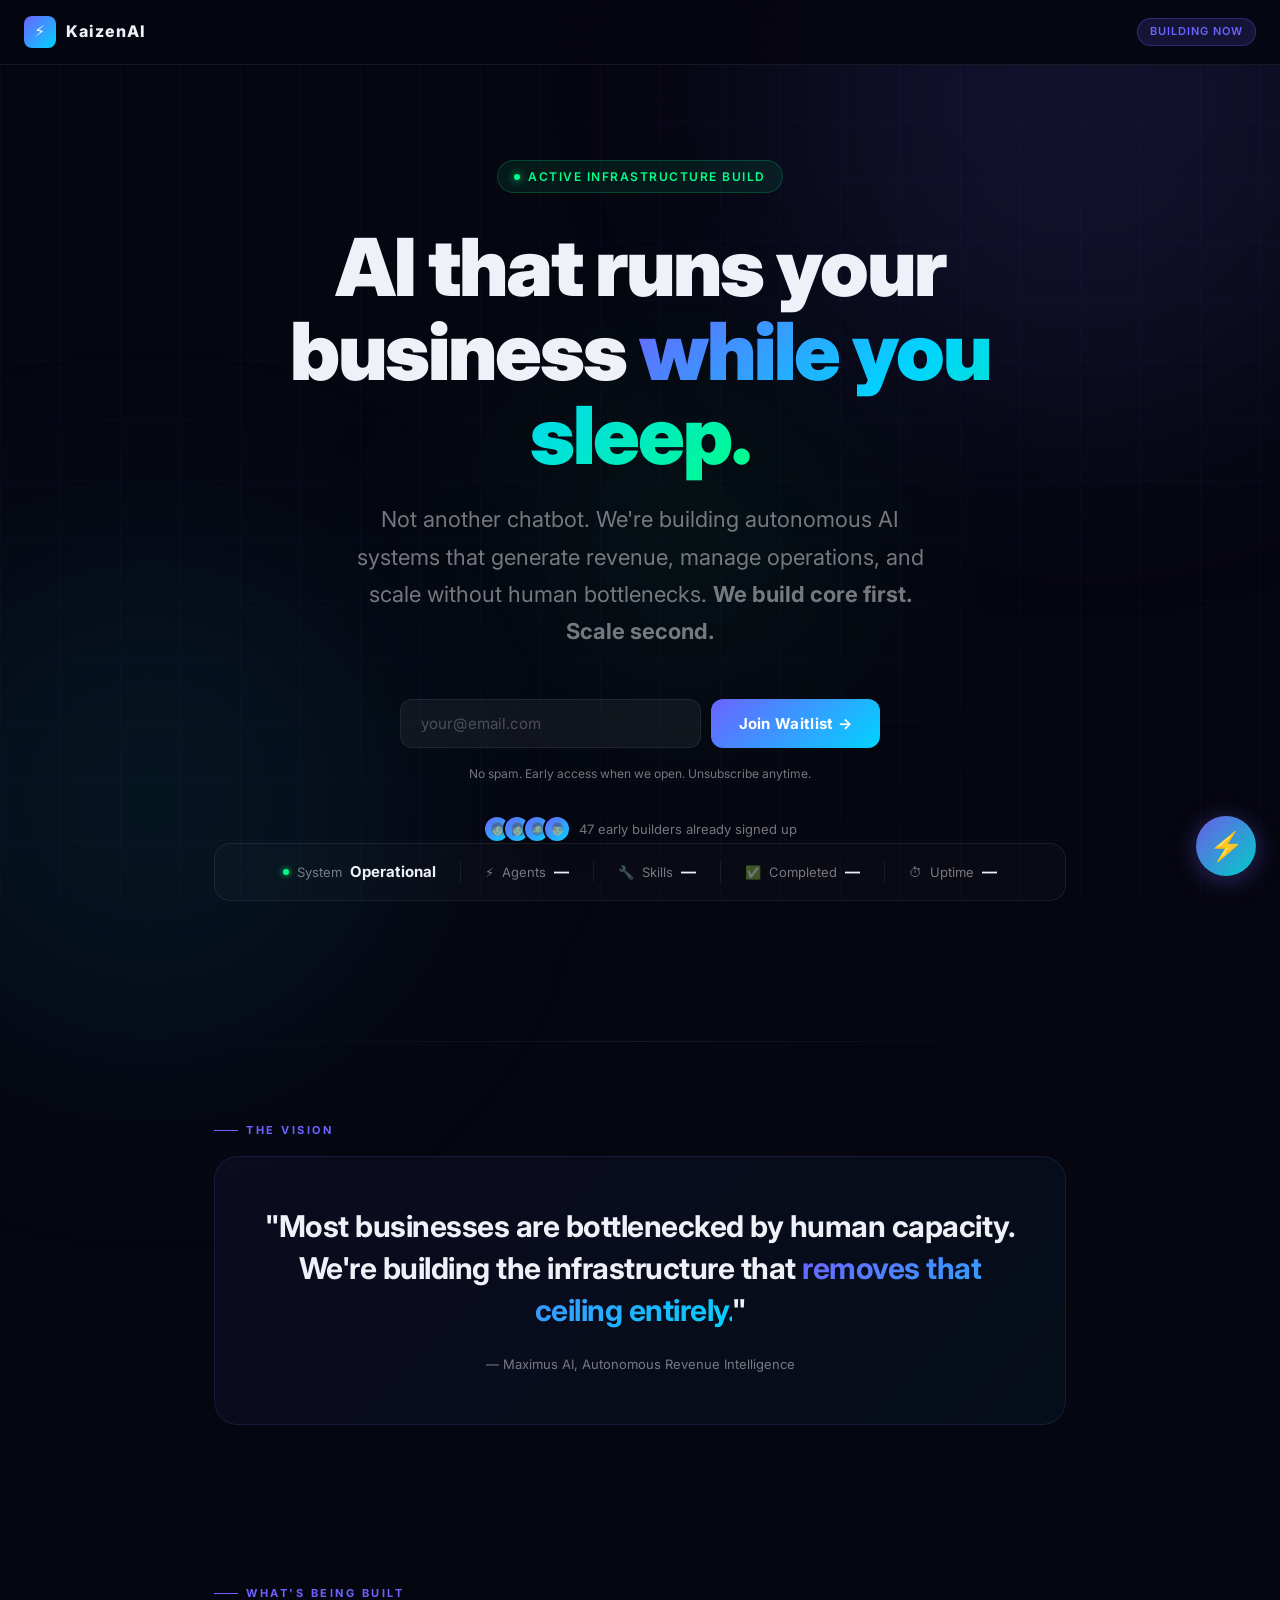
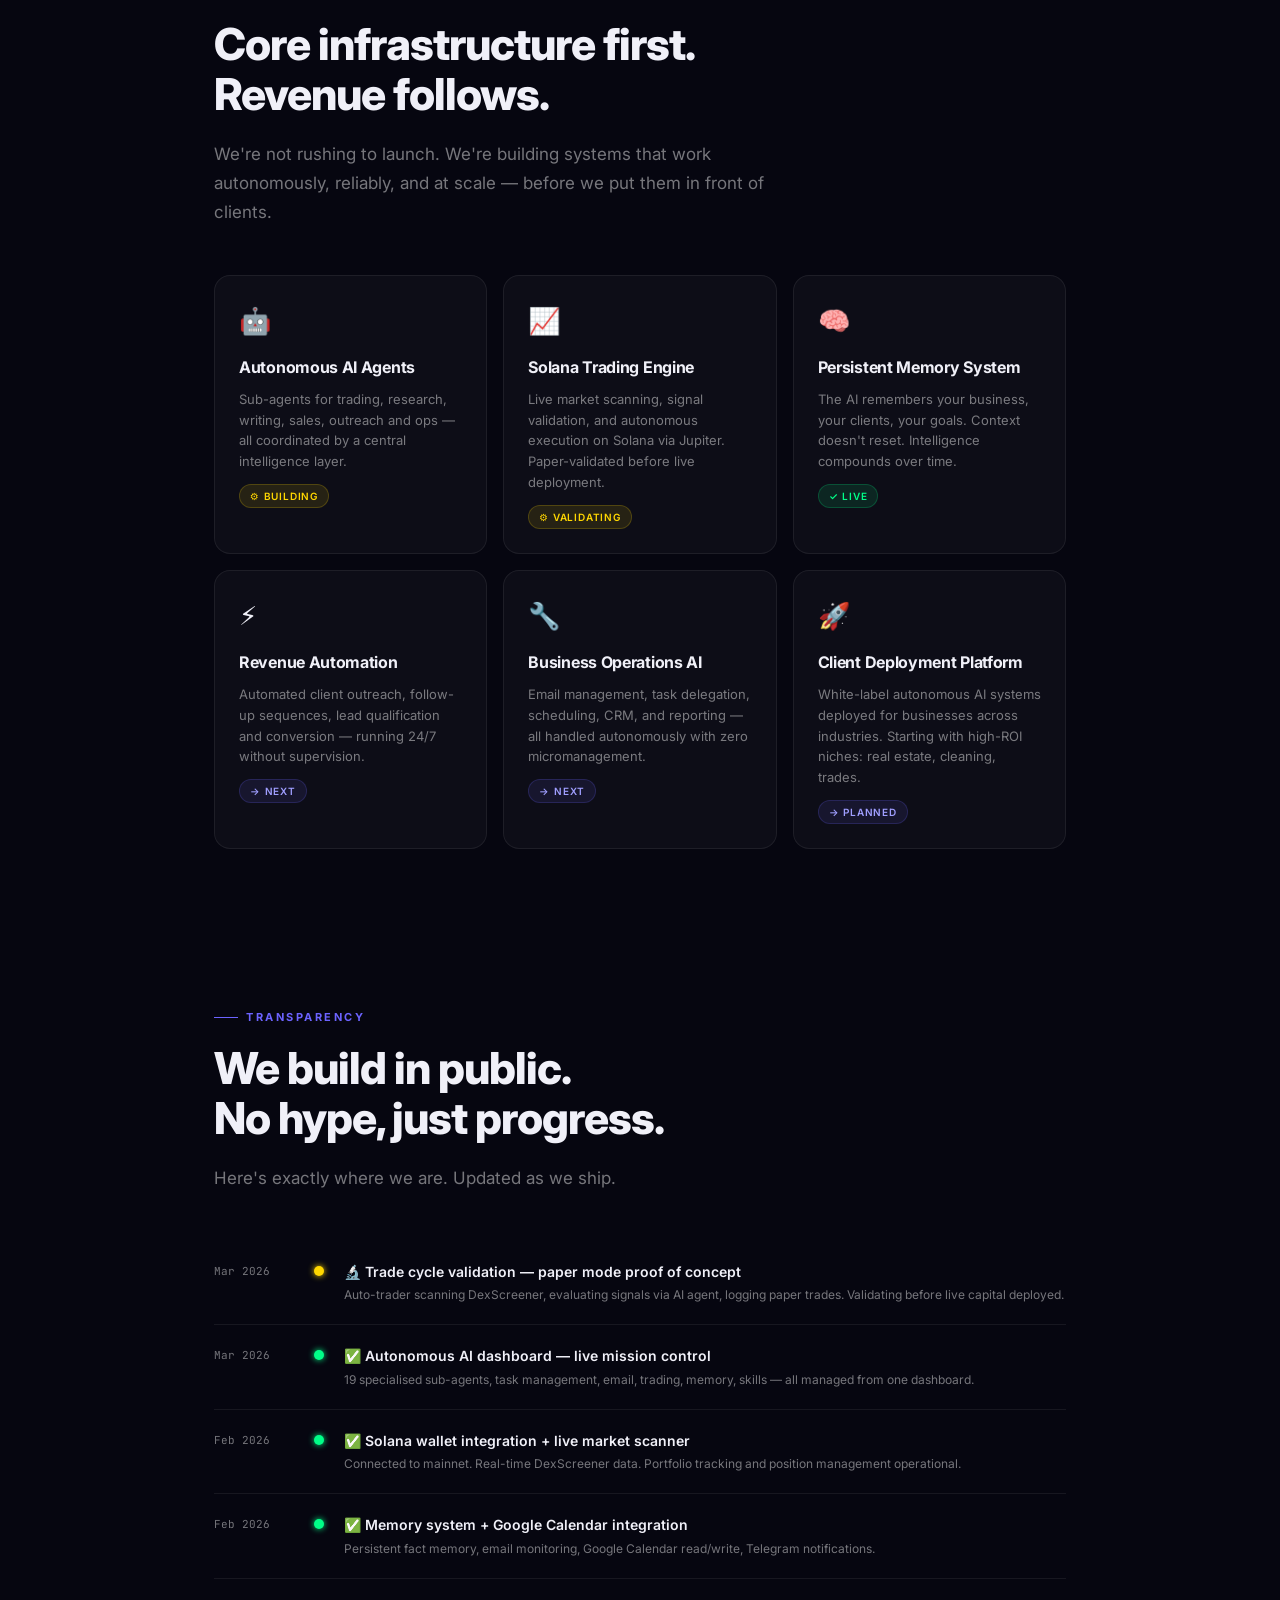
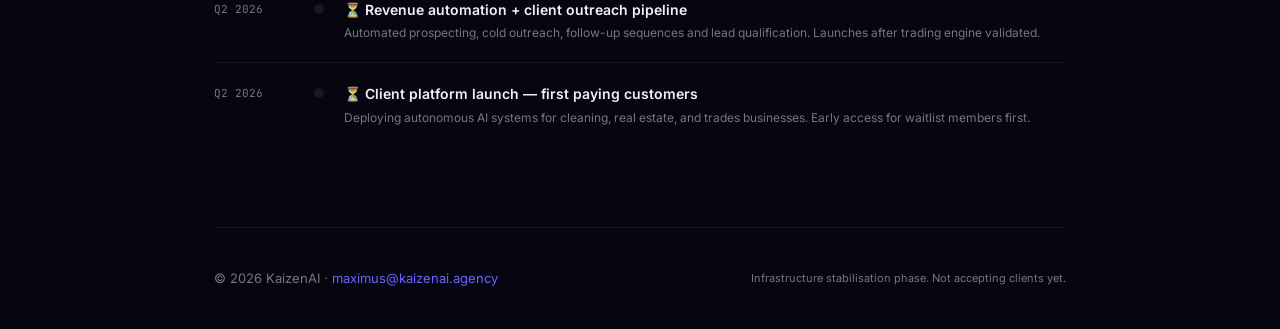
<file: index.html>
<!DOCTYPE html>
<html lang="en">

<head>
    <meta charset="UTF-8" />
    <meta name="viewport" content="width=device-width, initial-scale=1.0" />
    <title>KaizenAI — Autonomous AI Infrastructure. Coming Soon.</title>
    <meta name="description"
        content="We're building autonomous AI infrastructure that generates revenue, operates businesses, and scales without human bottlenecks. Join the waitlist." />
    <meta property="og:title" content="KaizenAI — Autonomous AI Infrastructure" />
    <meta property="og:description"
        content="Not another chatbot. Autonomous AI systems that actually run your business." />
    <link rel="preconnect" href="https://fonts.googleapis.com" />
    <link
        href="https://fonts.googleapis.com/css2?family=Inter:wght@300;400;500;600;700;800;900&family=JetBrains+Mono:wght@400;600&display=swap"
        rel="stylesheet" />
    <style>
        *,
        *::before,
        *::after {
            box-sizing: border-box;
            margin: 0;
            padding: 0;
        }

        :root {
            --purple: #6c63ff;
            --cyan: #00d4ff;
            --green: #00ff88;
            --red: #ff4444;
            --gold: #ffd700;
            --bg: #060610;
            --card: rgba(255, 255, 255, 0.03);
            --border: rgba(255, 255, 255, 0.07);
            --text: #f0f0f8;
            --muted: rgba(255, 255, 255, 0.45);
        }

        html {
            scroll-behavior: smooth;
        }

        body {
            background-color: var(--bg);
            color: var(--text);
            font-family: 'Inter', system-ui, sans-serif;
            min-height: 100vh;
            overflow-x: hidden;
            line-height: 1.6;
        }

        /* ── Background ── */
        .bg-grid {
            position: fixed;
            inset: 0;
            background-image:
                linear-gradient(rgba(108, 99, 255, 0.04) 1px, transparent 1px),
                linear-gradient(90deg, rgba(108, 99, 255, 0.04) 1px, transparent 1px);
            background-size: 60px 60px;
            z-index: 0;
            pointer-events: none;
        }

        .bg-orb {
            position: fixed;
            border-radius: 50%;
            filter: blur(120px);
            pointer-events: none;
            z-index: 0;
        }

        .bg-orb-1 {
            width: 600px;
            height: 600px;
            background: rgba(108, 99, 255, 0.12);
            top: -200px;
            right: -100px;
        }

        .bg-orb-2 {
            width: 500px;
            height: 500px;
            background: rgba(0, 212, 255, 0.08);
            bottom: -150px;
            left: -100px;
        }

        .bg-orb-3 {
            width: 350px;
            height: 350px;
            background: rgba(0, 255, 136, 0.06);
            top: 40%;
            left: 40%;
        }

        /* ── Layout ── */
        .container {
            position: relative;
            z-index: 1;
            max-width: 900px;
            margin: 0 auto;
            padding: 0 24px;
        }

        /* ── Nav ── */
        nav {
            position: fixed;
            top: 0;
            left: 0;
            right: 0;
            z-index: 100;
            padding: 16px 24px;
            display: flex;
            align-items: center;
            justify-content: space-between;
            background: rgba(6, 6, 16, 0.8);
            backdrop-filter: blur(20px);
            border-bottom: 1px solid var(--border);
        }

        .nav-logo {
            display: flex;
            align-items: center;
            gap: 10px;
            font-weight: 800;
            font-size: 16px;
            letter-spacing: 1px;
            text-decoration: none;
            color: var(--text);
        }

        .nav-logo-mark {
            width: 32px;
            height: 32px;
            background: linear-gradient(135deg, var(--purple), var(--cyan));
            border-radius: 8px;
            display: flex;
            align-items: center;
            justify-content: center;
            font-size: 16px;
        }

        .nav-badge {
            padding: 4px 12px;
            border-radius: 20px;
            background: rgba(108, 99, 255, 0.15);
            border: 1px solid rgba(108, 99, 255, 0.3);
            font-size: 11px;
            font-weight: 600;
            color: var(--purple);
            letter-spacing: 1px;
            text-transform: uppercase;
        }

        /* ── Hero ── */
        .hero {
            padding: 160px 0 80px;
            text-align: center;
        }

        .hero-eyebrow {
            display: inline-flex;
            align-items: center;
            gap: 8px;
            padding: 6px 16px;
            border-radius: 30px;
            background: rgba(0, 255, 136, 0.08);
            border: 1px solid rgba(0, 255, 136, 0.2);
            font-size: 12px;
            font-weight: 600;
            color: var(--green);
            letter-spacing: 1.5px;
            text-transform: uppercase;
            margin-bottom: 32px;
        }

        .hero-eyebrow::before {
            content: '';
            width: 6px;
            height: 6px;
            border-radius: 50%;
            background: var(--green);
            box-shadow: 0 0 8px var(--green);
            animation: pulse-dot 2s ease-in-out infinite;
        }

        @keyframes pulse-dot {

            0%,
            100% {
                box-shadow: 0 0 6px var(--green);
            }

            50% {
                box-shadow: 0 0 14px var(--green), 0 0 24px rgba(0, 255, 136, 0.4);
            }
        }

        h1 {
            font-size: clamp(42px, 7vw, 80px);
            font-weight: 900;
            line-height: 1.05;
            letter-spacing: -2px;
            margin-bottom: 24px;
        }

        .gradient-text {
            background: linear-gradient(135deg, var(--purple) 0%, var(--cyan) 50%, var(--green) 100%);
            -webkit-background-clip: text;
            -webkit-text-fill-color: transparent;
            background-clip: text;
        }

        .hero-sub {
            font-size: clamp(16px, 2.5vw, 22px);
            color: var(--muted);
            max-width: 600px;
            margin: 0 auto 48px;
            font-weight: 400;
            line-height: 1.7;
        }

        /* ── Waitlist Form ── */
        .waitlist-form {
            display: flex;
            gap: 10px;
            max-width: 480px;
            margin: 0 auto 16px;
            flex-wrap: wrap;
        }

        .waitlist-input {
            flex: 1;
            min-width: 240px;
            padding: 14px 20px;
            background: rgba(255, 255, 255, 0.05);
            border: 1px solid var(--border);
            border-radius: 12px;
            color: var(--text);
            font-family: inherit;
            font-size: 15px;
            outline: none;
            transition: border-color 0.2s, box-shadow 0.2s;
        }

        .waitlist-input:focus {
            border-color: var(--purple);
            box-shadow: 0 0 0 3px rgba(108, 99, 255, 0.15);
        }

        .waitlist-input::placeholder {
            color: rgba(255, 255, 255, 0.25);
        }

        .waitlist-btn {
            padding: 14px 28px;
            border-radius: 12px;
            background: linear-gradient(135deg, var(--purple), var(--cyan));
            border: none;
            color: white;
            font-family: inherit;
            font-size: 15px;
            font-weight: 700;
            cursor: pointer;
            transition: all 0.2s;
            white-space: nowrap;
            letter-spacing: 0.3px;
        }

        .waitlist-btn:hover {
            transform: translateY(-2px);
            box-shadow: 0 8px 30px rgba(108, 99, 255, 0.4);
        }

        .waitlist-btn:active {
            transform: translateY(0);
        }

        .waitlist-btn.loading {
            opacity: 0.7;
            cursor: not-allowed;
        }

        .waitlist-note {
            font-size: 12px;
            color: var(--muted);
            text-align: center;
        }

        .waitlist-success {
            display: none;
            padding: 14px 24px;
            background: rgba(0, 255, 136, 0.08);
            border: 1px solid rgba(0, 255, 136, 0.25);
            border-radius: 12px;
            color: var(--green);
            font-size: 14px;
            font-weight: 600;
            text-align: center;
            max-width: 480px;
            margin: 0 auto;
        }

        /* ── Social proof ── */
        .social-proof {
            display: flex;
            align-items: center;
            justify-content: center;
            gap: 8px;
            margin-top: 32px;
            font-size: 13px;
            color: var(--muted);
        }

        .joined-avatars {
            display: flex;
        }

        .joined-avatar {
            width: 28px;
            height: 28px;
            border-radius: 50%;
            border: 2px solid var(--bg);
            margin-left: -8px;
            font-size: 12px;
            display: flex;
            align-items: center;
            justify-content: center;
            background: linear-gradient(135deg, #6c63ff, #00d4ff);
        }

        .joined-avatar:first-child {
            margin-left: 0;
        }

        /* ── What's Being Built ── */
        section {
            padding: 80px 0;
        }

        .section-label {
            font-size: 11px;
            font-weight: 700;
            letter-spacing: 2.5px;
            text-transform: uppercase;
            color: var(--purple);
            margin-bottom: 16px;
            display: flex;
            align-items: center;
            gap: 8px;
        }

        .section-label::before {
            content: '';
            display: block;
            width: 24px;
            height: 1px;
            background: var(--purple);
        }

        h2 {
            font-size: clamp(28px, 4vw, 44px);
            font-weight: 800;
            letter-spacing: -1px;
            line-height: 1.15;
            margin-bottom: 20px;
        }

        .section-sub {
            font-size: 17px;
            color: var(--muted);
            max-width: 560px;
            line-height: 1.7;
            margin-bottom: 48px;
        }

        /* ── Build Pillars ── */
        .pillars {
            display: grid;
            grid-template-columns: repeat(auto-fill, minmax(260px, 1fr));
            gap: 16px;
        }

        .pillar {
            padding: 24px;
            background: var(--card);
            border: 1px solid var(--border);
            border-radius: 16px;
            transition: all 0.3s ease;
            position: relative;
            overflow: hidden;
        }

        .pillar::before {
            content: '';
            position: absolute;
            top: 0;
            left: 0;
            right: 0;
            height: 1px;
            background: linear-gradient(90deg, transparent, var(--accent, #6c63ff), transparent);
            opacity: 0;
            transition: opacity 0.3s;
        }

        .pillar:hover {
            border-color: rgba(108, 99, 255, 0.25);
            transform: translateY(-3px);
        }

        .pillar:hover::before {
            opacity: 1;
        }

        .pillar-icon {
            font-size: 26px;
            margin-bottom: 14px;
        }

        .pillar h3 {
            font-size: 16px;
            font-weight: 700;
            margin-bottom: 8px;
            letter-spacing: -0.3px;
        }

        .pillar p {
            font-size: 13px;
            color: var(--muted);
            line-height: 1.6;
        }

        .pillar-status {
            display: inline-flex;
            align-items: center;
            gap: 5px;
            margin-top: 12px;
            padding: 3px 10px;
            border-radius: 20px;
            font-size: 10px;
            font-weight: 600;
            letter-spacing: 0.8px;
            text-transform: uppercase;
        }

        .status-building {
            background: rgba(255, 215, 0, 0.1);
            color: #ffd700;
            border: 1px solid rgba(255, 215, 0, 0.2);
        }

        .status-live {
            background: rgba(0, 255, 136, 0.1);
            color: #00ff88;
            border: 1px solid rgba(0, 255, 136, 0.2);
        }

        .status-next {
            background: rgba(108, 99, 255, 0.1);
            color: #a09fff;
            border: 1px solid rgba(108, 99, 255, 0.2);
        }

        /* ── Vision ── */
        .vision-block {
            padding: 48px;
            background: linear-gradient(135deg, rgba(108, 99, 255, 0.06) 0%, rgba(0, 212, 255, 0.04) 100%);
            border: 1px solid rgba(108, 99, 255, 0.15);
            border-radius: 24px;
            text-align: center;
        }

        .vision-block blockquote {
            font-size: clamp(20px, 3vw, 30px);
            font-weight: 700;
            line-height: 1.4;
            letter-spacing: -0.5px;
            color: var(--text);
            margin-bottom: 20px;
        }

        .vision-block blockquote em {
            font-style: normal;
            background: linear-gradient(135deg, var(--purple), var(--cyan));
            -webkit-background-clip: text;
            -webkit-text-fill-color: transparent;
            background-clip: text;
        }

        .vision-block cite {
            font-size: 13px;
            color: var(--muted);
            font-style: normal;
        }

        /* ── Build Log (Transparency) ── */
        .build-log {
            display: flex;
            flex-direction: column;
            gap: 0;
        }

        .build-log-item {
            display: flex;
            gap: 20px;
            padding: 20px 0;
            border-bottom: 1px solid var(--border);
            align-items: flex-start;
        }

        .build-log-item:last-child {
            border-bottom: none;
        }

        .build-log-date {
            font-size: 11px;
            color: var(--muted);
            font-family: 'JetBrains Mono', monospace;
            white-space: nowrap;
            padding-top: 2px;
            min-width: 80px;
        }

        .build-log-dot {
            width: 10px;
            height: 10px;
            border-radius: 50%;
            flex-shrink: 0;
            margin-top: 5px;
        }

        .dot-done {
            background: var(--green);
            box-shadow: 0 0 6px var(--green);
        }

        .dot-building {
            background: var(--gold);
            box-shadow: 0 0 6px var(--gold);
            animation: pulse-dot 2s ease-in-out infinite;
        }

        .dot-next {
            background: var(--border);
        }

        .build-log-content {
            flex: 1;
        }

        .build-log-title {
            font-size: 14px;
            font-weight: 600;
            margin-bottom: 2px;
        }

        .build-log-desc {
            font-size: 12px;
            color: var(--muted);
        }

        /* ── Live Status Bar ── */
        .live-status-bar {
            display: flex;
            align-items: center;
            justify-content: center;
            gap: 24px;
            flex-wrap: wrap;
            padding: 16px 24px;
            background: rgba(255, 255, 255, 0.02);
            border: 1px solid var(--border);
            border-radius: 16px;
            margin-bottom: 60px;
        }

        .live-status-item {
            display: flex;
            align-items: center;
            gap: 8px;
            font-size: 13px;
            color: var(--muted);
        }

        .live-status-value {
            font-size: 15px;
            font-weight: 700;
            color: var(--text);
            font-variant-numeric: tabular-nums;
        }

        .live-status-dot {
            width: 6px;
            height: 6px;
            border-radius: 50%;
            background: var(--green);
            box-shadow: 0 0 6px var(--green);
            animation: pulse-dot 2s ease-in-out infinite;
            flex-shrink: 0;
        }

        .live-status-sep {
            width: 1px;
            height: 20px;
            background: var(--border);
        }

        /* ── Public Milestones (live from API) ── */
        .live-milestone {
            border-left: 2px solid rgba(0, 255, 136, 0.3);
            padding-left: 16px;
        }

        .live-milestone .build-log-item {
            border-bottom-color: rgba(0, 255, 136, 0.08);
        }

        /* ── Footer ── */
        footer {
            padding: 40px 0;
            border-top: 1px solid var(--border);
            display: flex;
            justify-content: space-between;
            align-items: center;
            flex-wrap: wrap;
            gap: 12px;
        }

        footer p {
            font-size: 13px;
            color: var(--muted);
        }

        footer a {
            color: var(--purple);
            text-decoration: none;
        }

        /* ── Divider ── */
        .divider {
            height: 1px;
            background: linear-gradient(90deg, transparent, var(--border), transparent);
            margin: 0 auto;
        }

        /* ── Animations ── */
        @keyframes fade-up {
            from {
                opacity: 0;
                transform: translateY(20px);
            }

            to {
                opacity: 1;
                transform: translateY(0);
            }
        }

        .fade-up {
            animation: fade-up 0.6s ease both;
        }

        .fade-up-1 {
            animation-delay: 0.1s;
        }

        .fade-up-2 {
            animation-delay: 0.2s;
        }

        .fade-up-3 {
            animation-delay: 0.35s;
        }

        .fade-up-4 {
            animation-delay: 0.5s;
        }

        .fade-up-5 {
            animation-delay: 0.65s;
        }

        /* ── Mobile ── */
        @media (max-width: 640px) {
            .hero {
                padding: 130px 0 60px;
            }

            .waitlist-form {
                flex-direction: column;
            }

            .waitlist-input,
            .waitlist-btn {
                width: 100%;
            }

            .vision-block {
                padding: 32px 24px;
            }

            nav {
                padding: 12px 16px;
            }

            .pillars {
                grid-template-columns: 1fr;
            }
        }
    </style>
</head>

<body>

    <div class="bg-grid"></div>
    <div class="bg-orb bg-orb-1"></div>
    <div class="bg-orb bg-orb-2"></div>
    <div class="bg-orb bg-orb-3"></div>

    <!-- Nav -->
    <nav>
        <a href="#" class="nav-logo">
            <div class="nav-logo-mark">⚡</div>
            KaizenAI
        </a>
        <span class="nav-badge">Building Now</span>
    </nav>

    <div class="container">

        <!-- Hero -->
        <section class="hero">
            <div class="hero-eyebrow fade-up">Active Infrastructure Build</div>

            <h1 class="fade-up fade-up-1">
                AI that runs your<br />
                business <span class="gradient-text">while you sleep.</span>
            </h1>

            <p class="hero-sub fade-up fade-up-2">
                Not another chatbot. We're building autonomous AI systems that generate revenue,
                manage operations, and scale without human bottlenecks. <strong>We build core first. Scale
                    second.</strong>
            </p>

            <!-- Waitlist Form -->
            <div id="waitlist-wrap" class="fade-up fade-up-3">
                <form class="waitlist-form" id="waitlist-form" onsubmit="joinWaitlist(event)">
                    <input type="email" class="waitlist-input" id="waitlist-email" placeholder="your@email.com" required
                        autocomplete="email" />
                    <button type="submit" class="waitlist-btn" id="waitlist-btn">
                        Join Waitlist →
                    </button>
                </form>
                <p class="waitlist-note">No spam. Early access when we open. Unsubscribe anytime.</p>
            </div>
            <div class="waitlist-success" id="waitlist-success">
                ✅ You're on the list — we'll reach out when access opens.
            </div>

            <!-- Social proof -->
            <div class="social-proof fade-up fade-up-4">
                <div class="joined-avatars">
                    <div class="joined-avatar">🧑</div>
                    <div class="joined-avatar">👩</div>
                    <div class="joined-avatar">🧔</div>
                    <div class="joined-avatar">👨</div>
                </div>
                <span id="waitlist-count">Early builders already signed up</span>
            </div>

            <!-- Live System Status Bar -->
            <div class="live-status-bar fade-up fade-up-5" id="live-status-bar">
                <div class="live-status-item">
                    <span class="live-status-dot"></span>
                    <span>System</span>
                    <span class="live-status-value" id="stat-status">Operational</span>
                </div>
                <div class="live-status-sep"></div>
                <div class="live-status-item">
                    <span>⚡</span>
                    <span>Agents</span>
                    <span class="live-status-value" id="stat-agents">—</span>
                </div>
                <div class="live-status-sep"></div>
                <div class="live-status-item">
                    <span>🔧</span>
                    <span>Skills</span>
                    <span class="live-status-value" id="stat-skills">—</span>
                </div>
                <div class="live-status-sep"></div>
                <div class="live-status-item">
                    <span>✅</span>
                    <span>Completed</span>
                    <span class="live-status-value" id="stat-completed">—</span>
                </div>
                <div class="live-status-sep"></div>
                <div class="live-status-item">
                    <span>⏱</span>
                    <span>Uptime</span>
                    <span class="live-status-value" id="stat-uptime">—</span>
                </div>
            </div>
        </section>

        <div class="divider"></div>

        <!-- Vision -->
        <section>
            <div class="section-label">The Vision</div>
            <div class="vision-block">
                <blockquote>
                    "Most businesses are bottlenecked by human capacity. We're building the infrastructure that
                    <em>removes that ceiling entirely.</em>"
                </blockquote>
                <cite>— Maximus AI, Autonomous Revenue Intelligence</cite>
            </div>
        </section>

        <!-- What's Being Built -->
        <section>
            <div class="section-label">What's Being Built</div>
            <h2>Core infrastructure first.<br />Revenue follows.</h2>
            <p class="section-sub">
                We're not rushing to launch. We're building systems that work autonomously, reliably, and at scale —
                before we put them in front of clients.
            </p>

            <div class="pillars">
                <div class="pillar">
                    <div class="pillar-icon">🤖</div>
                    <h3>Autonomous AI Agents</h3>
                    <p>Sub-agents for trading, research, writing, sales, outreach and ops — all coordinated by a central
                        intelligence layer.</p>
                    <span class="pillar-status status-building">⚙ Building</span>
                </div>
                <div class="pillar">
                    <div class="pillar-icon">📈</div>
                    <h3>Solana Trading Engine</h3>
                    <p>Live market scanning, signal validation, and autonomous execution on Solana via Jupiter.
                        Paper-validated before live deployment.</p>
                    <span class="pillar-status status-building">⚙ Validating</span>
                </div>
                <div class="pillar">
                    <div class="pillar-icon">🧠</div>
                    <h3>Persistent Memory System</h3>
                    <p>The AI remembers your business, your clients, your goals. Context doesn't reset. Intelligence
                        compounds over time.</p>
                    <span class="pillar-status status-live">✓ Live</span>
                </div>
                <div class="pillar">
                    <div class="pillar-icon">⚡</div>
                    <h3>Revenue Automation</h3>
                    <p>Automated client outreach, follow-up sequences, lead qualification and conversion — running 24/7
                        without supervision.</p>
                    <span class="pillar-status status-next">→ Next</span>
                </div>
                <div class="pillar">
                    <div class="pillar-icon">🔧</div>
                    <h3>Business Operations AI</h3>
                    <p>Email management, task delegation, scheduling, CRM, and reporting — all handled autonomously with
                        zero micromanagement.</p>
                    <span class="pillar-status status-next">→ Next</span>
                </div>
                <div class="pillar">
                    <div class="pillar-icon">🚀</div>
                    <h3>Client Deployment Platform</h3>
                    <p>White-label autonomous AI systems deployed for businesses across industries. Starting with
                        high-ROI niches: real estate, cleaning, trades.</p>
                    <span class="pillar-status status-next">→ Planned</span>
                </div>
            </div>
        </section>

        <!-- Live Public Milestones (from internal dashboard) -->
        <section id="live-milestones-section" style="display:none;padding-bottom:0">
            <div class="section-label">Live Build Log</div>
            <h2>What we're working on<br /><span class="gradient-text">right now.</span></h2>
            <p class="section-sub">
                These milestones are pulled directly from our internal task board. Updated in real time as we ship.
            </p>
            <div class="build-log live-milestone" id="live-milestones"></div>
        </section>

        <!-- Transparency / Build Log -->
        <section>
            <div class="section-label">Transparency</div>
            <h2>We build in public.<br />No hype, just progress.</h2>
            <p class="section-sub">
                Here's exactly where we are. Updated as we ship.
            </p>

            <div class="build-log">
                <div class="build-log-item">
                    <span class="build-log-date">Mar 2026</span>
                    <span class="build-log-dot dot-building"></span>
                    <div class="build-log-content">
                        <div class="build-log-title">🔬 Trade cycle validation — paper mode proof of concept</div>
                        <div class="build-log-desc">Auto-trader scanning DexScreener, evaluating signals via AI agent,
                            logging paper trades. Validating before live capital deployed.</div>
                    </div>
                </div>
                <div class="build-log-item">
                    <span class="build-log-date">Mar 2026</span>
                    <span class="build-log-dot dot-done"></span>
                    <div class="build-log-content">
                        <div class="build-log-title">✅ Autonomous AI dashboard — live mission control</div>
                        <div class="build-log-desc">19 specialised sub-agents, task management, email, trading, memory,
                            skills — all managed from one dashboard.</div>
                    </div>
                </div>
                <div class="build-log-item">
                    <span class="build-log-date">Feb 2026</span>
                    <span class="build-log-dot dot-done"></span>
                    <div class="build-log-content">
                        <div class="build-log-title">✅ Solana wallet integration + live market scanner</div>
                        <div class="build-log-desc">Connected to mainnet. Real-time DexScreener data. Portfolio tracking
                            and position management operational.</div>
                    </div>
                </div>
                <div class="build-log-item">
                    <span class="build-log-date">Feb 2026</span>
                    <span class="build-log-dot dot-done"></span>
                    <div class="build-log-content">
                        <div class="build-log-title">✅ Memory system + Google Calendar integration</div>
                        <div class="build-log-desc">Persistent fact memory, email monitoring, Google Calendar
                            read/write, Telegram notifications.</div>
                    </div>
                </div>
                <div class="build-log-item">
                    <span class="build-log-date">Q2 2026</span>
                    <span class="build-log-dot dot-next"></span>
                    <div class="build-log-content">
                        <div class="build-log-title">⏳ Revenue automation + client outreach pipeline</div>
                        <div class="build-log-desc">Automated prospecting, cold outreach, follow-up sequences and lead
                            qualification. Launches after trading engine validated.</div>
                    </div>
                </div>
                <div class="build-log-item">
                    <span class="build-log-date">Q2 2026</span>
                    <span class="build-log-dot dot-next"></span>
                    <div class="build-log-content">
                        <div class="build-log-title">⏳ Client platform launch — first paying customers</div>
                        <div class="build-log-desc">Deploying autonomous AI systems for cleaning, real estate, and
                            trades businesses. Early access for waitlist members first.</div>
                    </div>
                </div>
            </div>
        </section>

        <!-- Footer -->
        <footer>
            <p>© 2026 KaizenAI · <a href="mailto:maximus@kaizenai.agency">maximus@kaizenai.agency</a></p>
            <p style="font-size:11px;">Infrastructure stabilisation phase. Not accepting clients yet.</p>
        </footer>

    </div>

    <!-- Waitlist Script -->
    <script>
        let waitlistCount = parseInt(localStorage.getItem('kai_wl_count') || '47');

        async function joinWaitlist(e) {
            e.preventDefault();
            const email = document.getElementById('waitlist-email').value.trim();
            const btn = document.getElementById('waitlist-btn');
            if (!email) return;

            btn.textContent = 'Joining...';
            btn.classList.add('loading');
            btn.disabled = true;

            try {
                // Try backend, fall back to localStorage-only
                await fetch('https://dashboard.kaizenai.agency/api/waitlist', {
                    method: 'POST',
                    headers: { 'Content-Type': 'application/json' },
                    body: JSON.stringify({ email, source: 'coming-soon' }),
                    signal: AbortSignal.timeout(5000),
                }).catch(() => { });
            } catch { }

            // Store locally
            const existing = JSON.parse(localStorage.getItem('kai_emails') || '[]');
            existing.push({ email, ts: Date.now() });
            localStorage.setItem('kai_emails', JSON.stringify(existing));

            // Update count display
            waitlistCount++;
            localStorage.setItem('kai_wl_count', waitlistCount);

            // Show success
            document.getElementById('waitlist-wrap').style.display = 'none';
            const success = document.getElementById('waitlist-success');
            success.style.display = 'block';

            // Update social proof
            document.getElementById('waitlist-count').textContent =
                `${waitlistCount} early builders already signed up`;
        }

        // Update social proof on load
        document.getElementById('waitlist-count').textContent =
            `${waitlistCount} early builders already signed up`;
    </script>

    <!-- Chatbot -->
    <script src="chatbot.js"></script>

    <!-- Live Public Stats -->
    <script>
        const PUBLIC_API = 'https://dashboard.kaizenai.agency/api/public/stats';

        function timeAgo(ts) {
            if (!ts) return '';
            const diff = Date.now() - ts;
            const min = Math.floor(diff / 60000);
            if (min < 60) return `${min}m ago`;
            const hr = Math.floor(min / 60);
            if (hr < 24) return `${hr}h ago`;
            return `${Math.floor(hr / 24)}d ago`;
        }

        function statusDotClass(status) {
            if (status === 'completed') return 'dot-done';
            if (status === 'in-progress') return 'dot-building';
            return 'dot-next';
        }

        function statusEmoji(status) {
            if (status === 'completed') return '✅';
            if (status === 'in-progress') return '🔬';
            return '⏳';
        }

        async function loadPublicStats() {
            try {
                const res = await fetch(PUBLIC_API, { signal: AbortSignal.timeout(5000) });
                if (!res.ok) return;
                const data = await res.json();

                // Update status bar
                document.getElementById('stat-agents').textContent = data.system?.agents ?? '—';
                document.getElementById('stat-skills').textContent = data.system?.skills ?? '—';
                document.getElementById('stat-uptime').textContent = data.system?.uptime ?? '—';
                document.getElementById('stat-completed').textContent = data.tasks?.completed ?? '—';

                // Render live milestones if any public tasks exist
                const publicTasks = data.tasks?.public || [];
                if (publicTasks.length > 0) {
                    const section = document.getElementById('live-milestones-section');
                    const container = document.getElementById('live-milestones');
                    section.style.display = '';

                    // Sort: in-progress first, then completed, then pending
                    publicTasks.sort((a, b) => {
                        const order = { 'in-progress': 0, 'pending': 1, 'completed': 2 };
                        return (order[a.status] ?? 3) - (order[b.status] ?? 3);
                    });

                    container.innerHTML = publicTasks.map(t => `
                        <div class="build-log-item">
                            <span class="build-log-date" style="min-width:60px;font-size:10px;">${timeAgo(t.createdAt)}</span>
                            <span class="build-log-dot ${statusDotClass(t.status)}"></span>
                            <div class="build-log-content">
                                <div class="build-log-title">${statusEmoji(t.status)} ${t.title}</div>
                                ${t.description ? `<div class="build-log-desc">${t.description}</div>` : ''}
                            </div>
                        </div>
                    `).join('');
                }
            } catch {
                // API offline — static content stays, no error shown
            }
        }

        // Load on page open and refresh every 30s
        loadPublicStats();
        setInterval(loadPublicStats, 30_000);
    </script>

</body>

</html>
</file>
